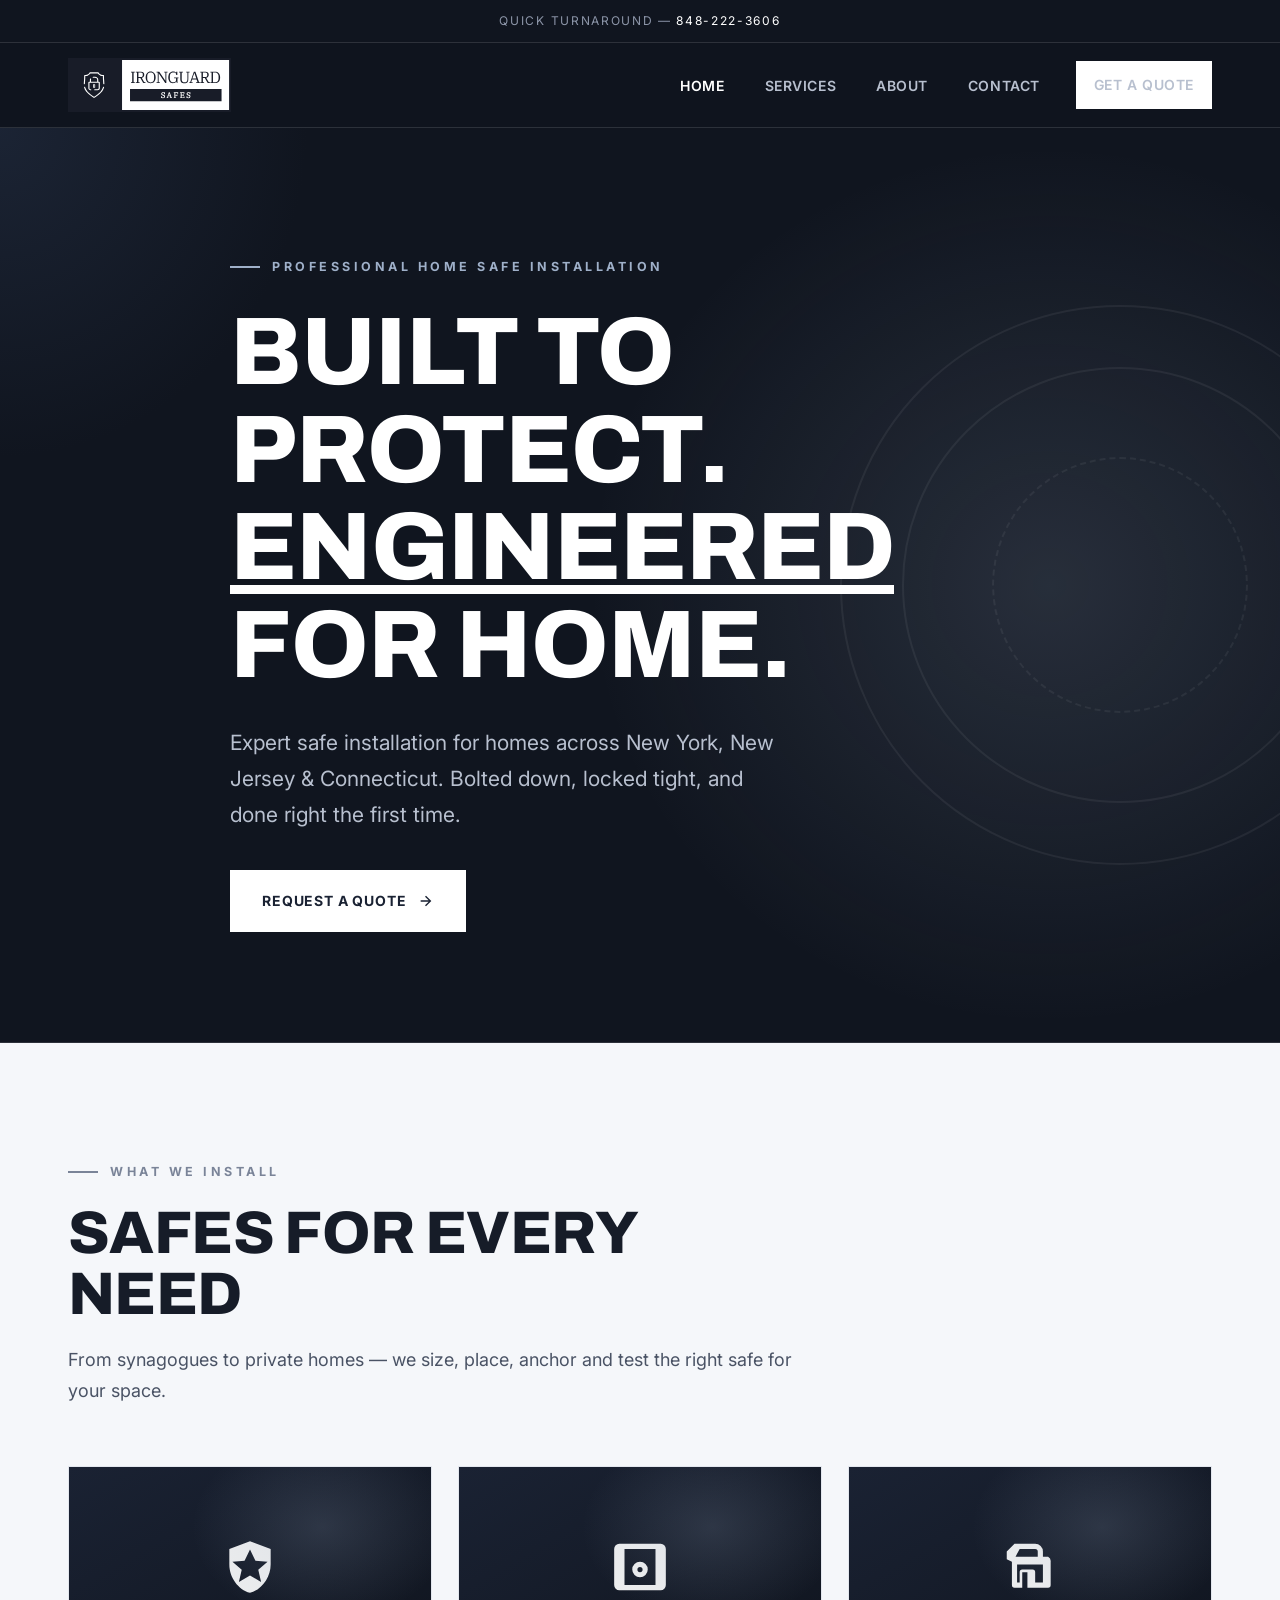
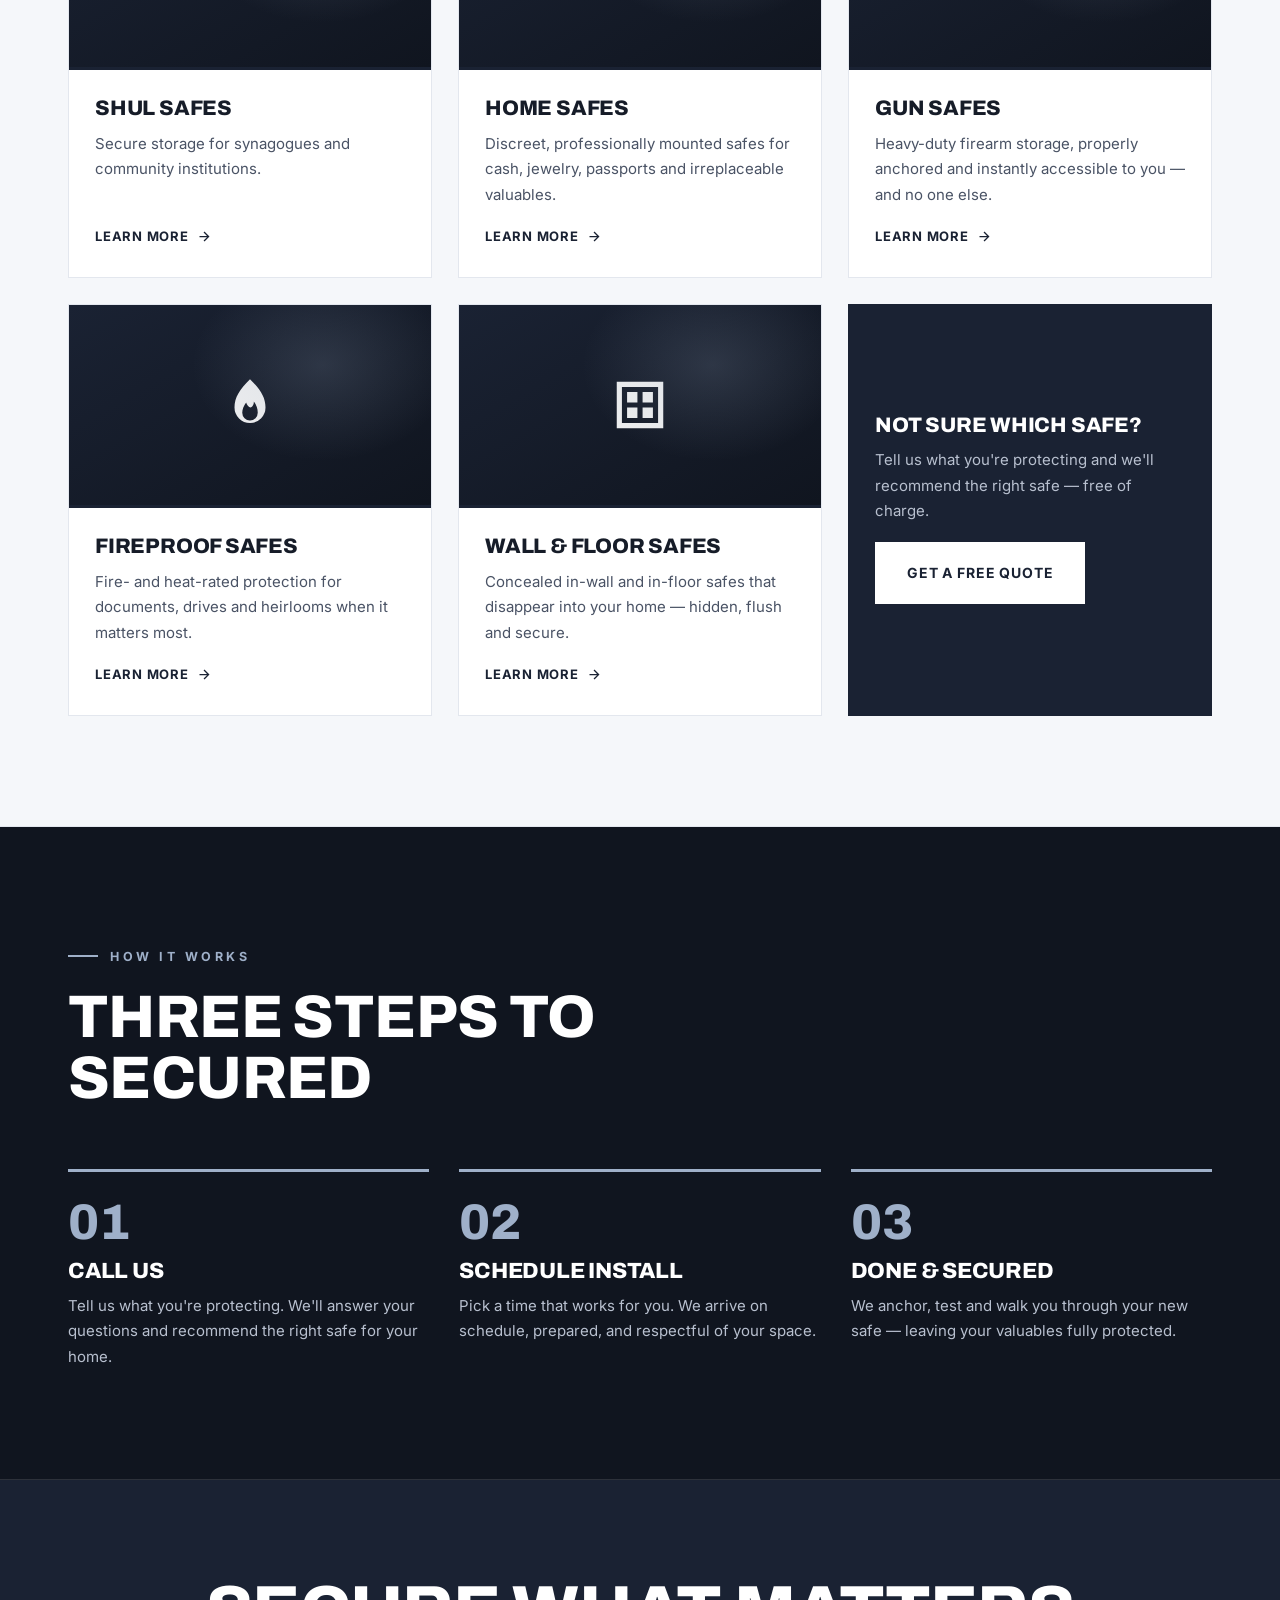
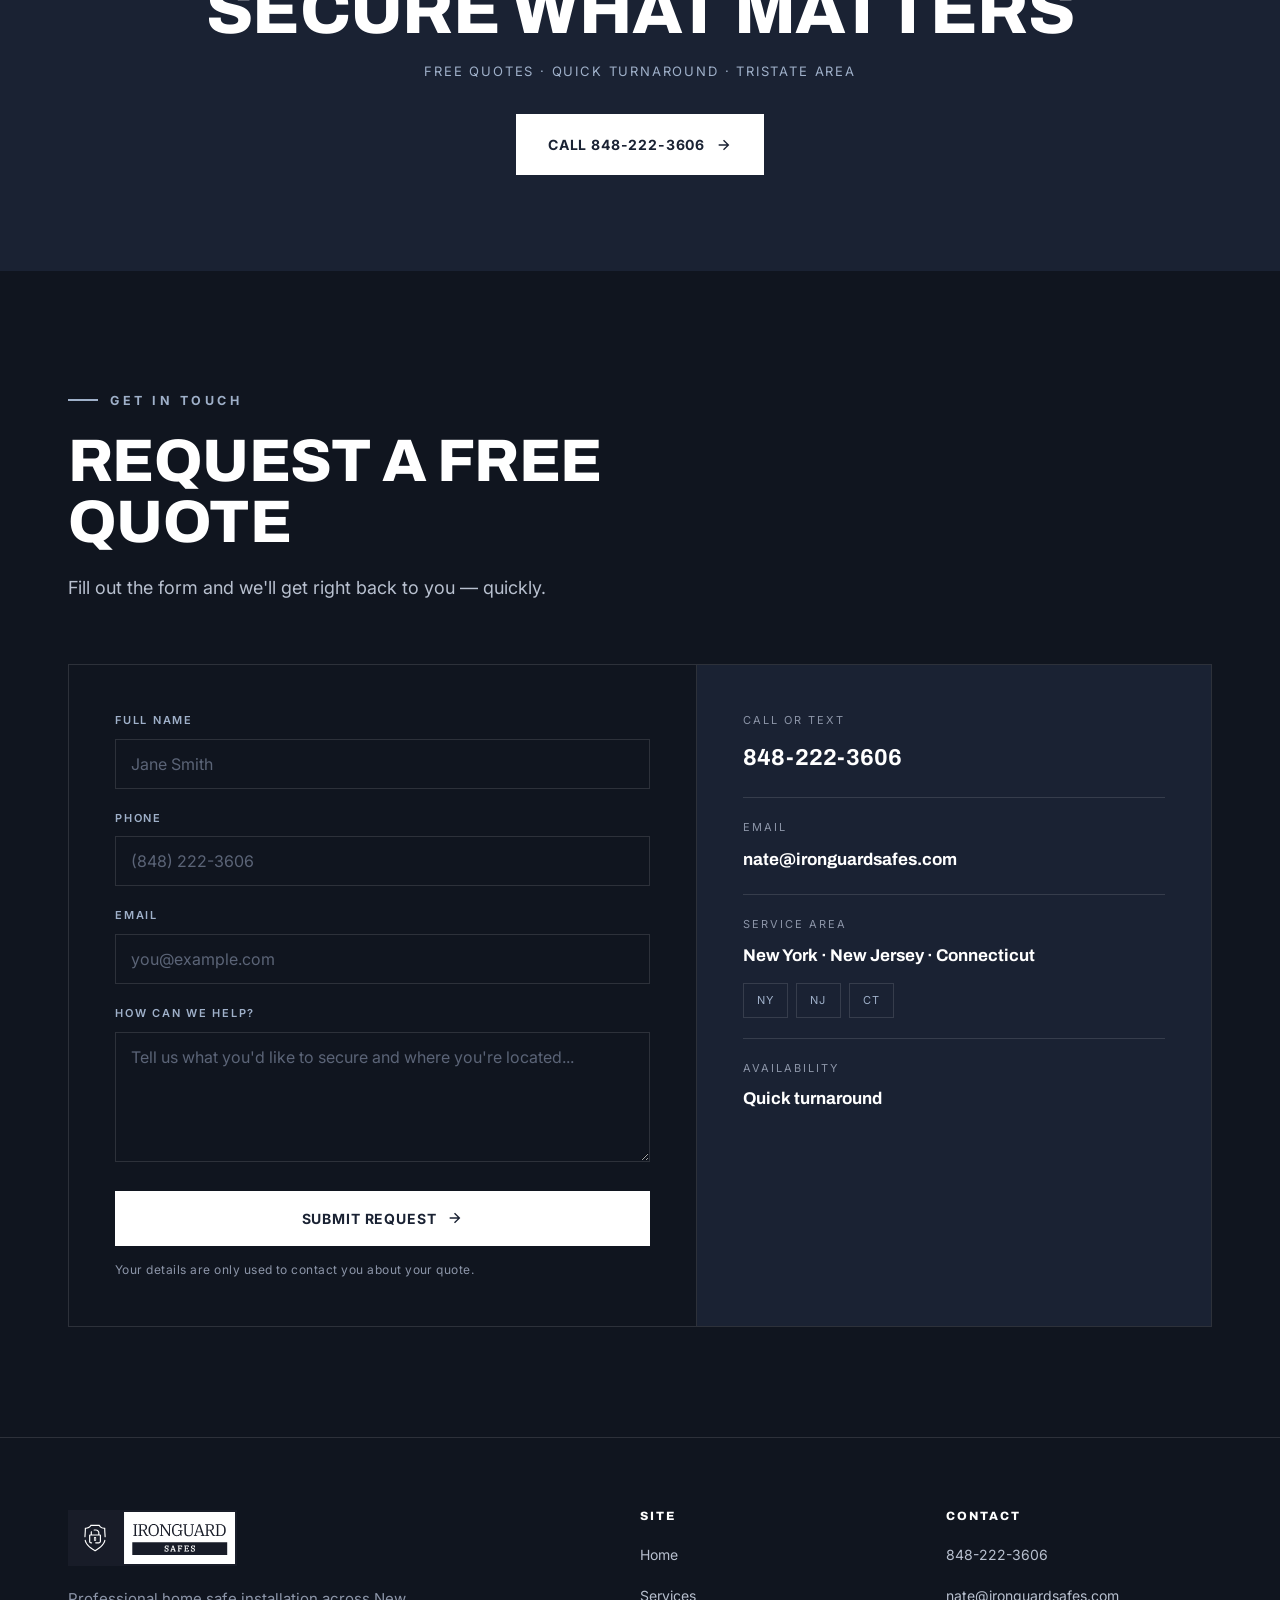
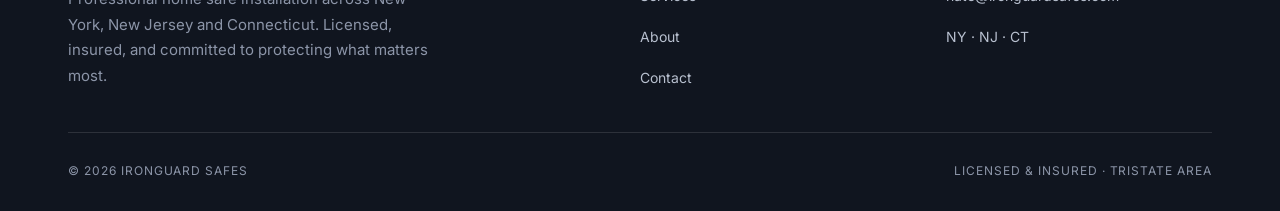
<file: index.html>
<!DOCTYPE html>
<html lang="en">
<head>
  <meta charset="UTF-8" />
  <meta name="viewport" content="width=device-width, initial-scale=1.0" />
  <title>Ironguard Safes — Professional Safe Installation | NY, NJ & CT</title>
  <meta name="description" content="Ironguard Safes — professional home safe installation across New York, New Jersey & Connecticut. Shul, gun, home, fireproof, wall & floor safes. Licensed & insured. Call 848-222-3606." />
  <link rel="icon" type="image/svg+xml" href="assets/images/favicon.svg?v=5" />
  <link rel="preconnect" href="https://fonts.googleapis.com" />
  <link rel="preconnect" href="https://fonts.gstatic.com" crossorigin />
  <link href="https://fonts.googleapis.com/css2?family=Archivo:wght@500;600;700;800&family=Inter:wght@400;500;600;700&display=swap" rel="stylesheet" />
  <link rel="stylesheet" href="assets/css/style.css?v=5" />
</head>
<body>

  <!-- TOP BAR -->
  <div class="topbar">
    <div class="wrap topbar__in">
      <span>Quick Turnaround — <a href="tel:8482223606">848-222-3606</a></span>
    </div>
  </div>

  <!-- NAV -->
  <header class="nav" id="top">
    <div class="wrap nav__in">
      <a href="index.html" class="nav__logo" aria-label="Ironguard Safes home"><img src="assets/images/logo.svg?v=5" alt="Ironguard Safes" /></a>
      <nav>
        <ul class="nav__menu" id="navMenu">
          <li><a href="index.html" class="active">Home</a></li>
          <li><a href="services.html">Services</a></li>
          <li><a href="about.html">About</a></li>
          <li><a href="contact.html">Contact</a></li>
          <li class="nav__cta"><a href="contact.html#contact" class="btn btn--white">Get a Quote</a></li>
        </ul>
      </nav>
      <button class="nav__toggle" id="navToggle" aria-label="Toggle menu" aria-expanded="false" aria-controls="navMenu"><span></span><span></span><span></span></button>
    </div>
  </header>

  <!-- HERO -->
  <section class="hero">
    <div class="hero__dial" aria-hidden="true"></div>
    <div class="wrap hero__in">
      <span class="eyebrow">Professional Home Safe Installation</span>
      <h1>Built To Protect.<br><span class="acc">Engineered</span> For Home.</h1>
      <p>Expert safe installation for homes across New York, New Jersey &amp; Connecticut. Bolted down, locked tight, and done right the first time.</p>
      <div class="hero__cta">
        <a href="contact.html#contact" class="btn btn--white">Request a Quote <svg viewBox="0 0 24 24"><path fill="currentColor" d="M4 11v2h12l-5.5 5.5L12 20l8-8-8-8-1.5 1.5L16 11z"/></svg></a>
      </div>
    </div>
  </section>

  <!-- SERVICES -->
  <section class="sec sec--light" id="services">
    <div class="wrap">
      <div class="sec__head">
        <span class="eyebrow">What We Install</span>
        <h2>Safes For Every Need</h2>
        <p>From synagogues to private homes — we size, place, anchor and test the right safe for your space.</p>
      </div>
      <div class="cards">
        <article class="card reveal">
          <div class="card__media"><svg viewBox="0 0 24 24"><path d="M12 2 4 5v6c0 5 3.4 9.7 8 11 4.6-1.3 8-6 8-11V5l-8-3zm0 3.2 2.1 4.4 4.7.4-3.6 3.1 1.1 4.7L12 15.3 7.7 17.8l1.1-4.7-3.6-3.1 4.7-.4L12 5.2z"/></svg></div>
          <div class="card__bar"></div>
          <div class="card__body"><h3>Shul Safes</h3><p>Secure storage for synagogues and community institutions.</p><a class="card__more" href="services.html#shul">Learn more <svg viewBox="0 0 24 24"><path d="M4 11v2h12l-5.5 5.5L12 20l8-8-8-8-1.5 1.5L16 11z"/></svg></a></div>
        </article>
        <article class="card reveal">
          <div class="card__media"><svg viewBox="0 0 24 24"><path d="M4 3a2 2 0 0 0-2 2v14a2 2 0 0 0 2 2h16a2 2 0 0 0 2-2V5a2 2 0 0 0-2-2H4zm14 16H6V5h12v14zm-6-3a3 3 0 1 0 0-6 3 3 0 0 0 0 6zm0-2a1 1 0 1 1 0-2 1 1 0 0 1 0 2z"/></svg></div>
          <div class="card__bar"></div>
          <div class="card__body"><h3>Home Safes</h3><p>Discreet, professionally mounted safes for cash, jewelry, passports and irreplaceable valuables.</p><a class="card__more" href="services.html#home">Learn more <svg viewBox="0 0 24 24"><path d="M4 11v2h12l-5.5 5.5L12 20l8-8-8-8-1.5 1.5L16 11z"/></svg></a></div>
        </article>
        <article class="card reveal">
          <div class="card__media"><svg viewBox="0 0 24 24"><path d="M20 8h-3V6a3 3 0 0 0-3-3H6L3 6v3l2 1v9a1 1 0 0 0 1 1h3v-6h2v6h8a1 1 0 0 0 1-1v-9a2 2 0 0 0-1-2zM8 5h6a1 1 0 0 1 1 1v2H6.4L8 5zm9 13h-3v-4a1 1 0 0 0-1-1H9a1 1 0 0 0-1 1v4H7v-7h10v7z"/></svg></div>
          <div class="card__bar"></div>
          <div class="card__body"><h3>Gun Safes</h3><p>Heavy-duty firearm storage, properly anchored and instantly accessible to you — and no one else.</p><a class="card__more" href="services.html#gun">Learn more <svg viewBox="0 0 24 24"><path d="M4 11v2h12l-5.5 5.5L12 20l8-8-8-8-1.5 1.5L16 11z"/></svg></a></div>
        </article>
        <article class="card reveal">
          <div class="card__media"><svg viewBox="0 0 24 24"><path d="M12 2C8 6 6 9 6 13a6 6 0 0 0 12 0c0-4-2-7-6-11zm0 16a3 3 0 0 1-3-3c0-1.4.6-2.7 1.5-4 .3 1 .9 1.7 1.8 2 .9-.5 1.2-1.4 1.2-2.4 1 1.4 1.5 2.8 1.5 4.4a3 3 0 0 1-3 3z"/></svg></div>
          <div class="card__bar"></div>
          <div class="card__body"><h3>Fireproof Safes</h3><p>Fire- and heat-rated protection for documents, drives and heirlooms when it matters most.</p><a class="card__more" href="services.html#fireproof">Learn more <svg viewBox="0 0 24 24"><path d="M4 11v2h12l-5.5 5.5L12 20l8-8-8-8-1.5 1.5L16 11z"/></svg></a></div>
        </article>
        <article class="card reveal">
          <div class="card__media"><svg viewBox="0 0 24 24"><path d="M3 3v18h18V3H3zm16 16H5V5h14v14zM7 7h4v4H7V7zm6 0h4v4h-4V7zm-6 6h4v4H7v-4zm6 0h4v4h-4v-4z"/></svg></div>
          <div class="card__bar"></div>
          <div class="card__body"><h3>Wall &amp; Floor Safes</h3><p>Concealed in-wall and in-floor safes that disappear into your home — hidden, flush and secure.</p><a class="card__more" href="services.html#wall">Learn more <svg viewBox="0 0 24 24"><path d="M4 11v2h12l-5.5 5.5L12 20l8-8-8-8-1.5 1.5L16 11z"/></svg></a></div>
        </article>
        <article class="card reveal" style="background:var(--navy);border-color:transparent;">
          <div class="card__body" style="justify-content:center;">
            <h3 style="color:#fff;">Not Sure Which Safe?</h3>
            <p style="color:var(--body-d);">Tell us what you're protecting and we'll recommend the right safe — free of charge.</p>
            <a href="contact.html#contact" class="btn btn--white" style="align-self:flex-start;">Get a Free Quote</a>
          </div>
        </article>
      </div>
    </div>
  </section>


  <!-- PROCESS -->
  <section class="sec">
    <div class="wrap">
      <div class="sec__head">
        <span class="eyebrow">How It Works</span>
        <h2>Three Steps To Secured</h2>
      </div>
      <div class="steps reveal">
        <div class="step"><b>01</b><h3>Call Us</h3><p>Tell us what you're protecting. We'll answer your questions and recommend the right safe for your home.</p></div>
        <div class="step"><b>02</b><h3>Schedule Install</h3><p>Pick a time that works for you. We arrive on schedule, prepared, and respectful of your space.</p></div>
        <div class="step"><b>03</b><h3>Done &amp; Secured</h3><p>We anchor, test and walk you through your new safe — leaving your valuables fully protected.</p></div>
      </div>
    </div>
  </section>

  <!-- CTA -->
  <section class="cta">
    <div class="wrap">
      <h2>Secure What Matters</h2>
      <p>Free Quotes · Quick Turnaround · Tristate Area</p>
      <a href="tel:8482223606" class="btn btn--white">Call 848-222-3606 <svg viewBox="0 0 24 24"><path fill="currentColor" d="M4 11v2h12l-5.5 5.5L12 20l8-8-8-8-1.5 1.5L16 11z"/></svg></a>
    </div>
  </section>

  <!-- CONTACT -->
  <section class="sec" id="contact">
    <div class="wrap">
      <div class="sec__head">
        <span class="eyebrow">Get In Touch</span>
        <h2>Request A Free Quote</h2>
        <p>Fill out the form and we'll get right back to you — quickly.</p>
      </div>
      <div class="contact reveal">
        <form class="contact__form" id="contactForm" novalidate>
          <div class="form-msg form-ok">Received. We'll be in touch shortly.</div>
          <div class="form-msg form-err"></div>
          <div class="hp" aria-hidden="true"><label for="company">Company</label><input type="text" id="company" name="company" tabindex="-1" autocomplete="off" /></div>
          <div class="field"><label for="name">Full Name</label><input type="text" id="name" name="name" placeholder="Jane Smith" required /></div>
          <div class="field"><label for="phone">Phone</label><input type="tel" id="phone" name="phone" placeholder="(848) 222-3606" required /></div>
          <div class="field"><label for="email">Email</label><input type="email" id="email" name="email" placeholder="you@example.com" required /></div>
          <div class="field"><label for="message">How Can We Help?</label><textarea id="message" name="message" placeholder="Tell us what you'd like to secure and where you're located..." required></textarea></div>
          <button type="submit" class="btn btn--white">Submit Request <svg viewBox="0 0 24 24"><path fill="currentColor" d="M4 11v2h12l-5.5 5.5L12 20l8-8-8-8-1.5 1.5L16 11z"/></svg></button>
          <p class="form-note">Your details are only used to contact you about your quote.</p>
        </form>
        <aside class="contact__aside">
          <div class="ci"><div class="k">Call or Text</div><a class="v" href="tel:8482223606">848-222-3606</a></div>
          <div class="ci"><div class="k">Email</div><a class="v v--sm" href="mailto:nate@ironguardsafes.com">nate@ironguardsafes.com</a></div>
          <div class="ci"><div class="k">Service Area</div><div class="v v--sm">New York · New Jersey · Connecticut</div><div class="tags"><span>NY</span><span>NJ</span><span>CT</span></div></div>
          <div class="ci"><div class="k">Availability</div><div class="v v--sm">Quick turnaround</div></div>
        </aside>
      </div>
    </div>
  </section>

  <!-- FOOTER -->
  <footer class="footer">
    <div class="wrap">
      <div class="footer__grid">
        <div>
          <div class="footer__logo"><img src="assets/images/logo.svg?v=5" alt="Ironguard Safes" /></div>
          <p class="footer__about">Professional home safe installation across New York, New Jersey and Connecticut. Licensed, insured, and committed to protecting what matters most.</p>
        </div>
        <div>
          <h4>Site</h4>
          <ul>
            <li><a href="index.html">Home</a></li>
            <li><a href="services.html">Services</a></li>
            <li><a href="about.html">About</a></li>
            <li><a href="contact.html">Contact</a></li>
          </ul>
        </div>
        <div>
          <h4>Contact</h4>
          <ul>
            <li><a href="tel:8482223606">848-222-3606</a></li>
            <li><a href="mailto:nate@ironguardsafes.com">nate@ironguardsafes.com</a></li>
            <li><a href="contact.html">NY · NJ · CT</a></li>
          </ul>
        </div>
      </div>
      <div class="footer__bottom">
        <span>&copy; <span id="year">2026</span> Ironguard Safes</span>
        <span>Licensed &amp; Insured · Tristate Area</span>
      </div>
    </div>
  </footer>

  <script src="assets/js/main.js?v=5"></script>
</body>
</html>
</file>
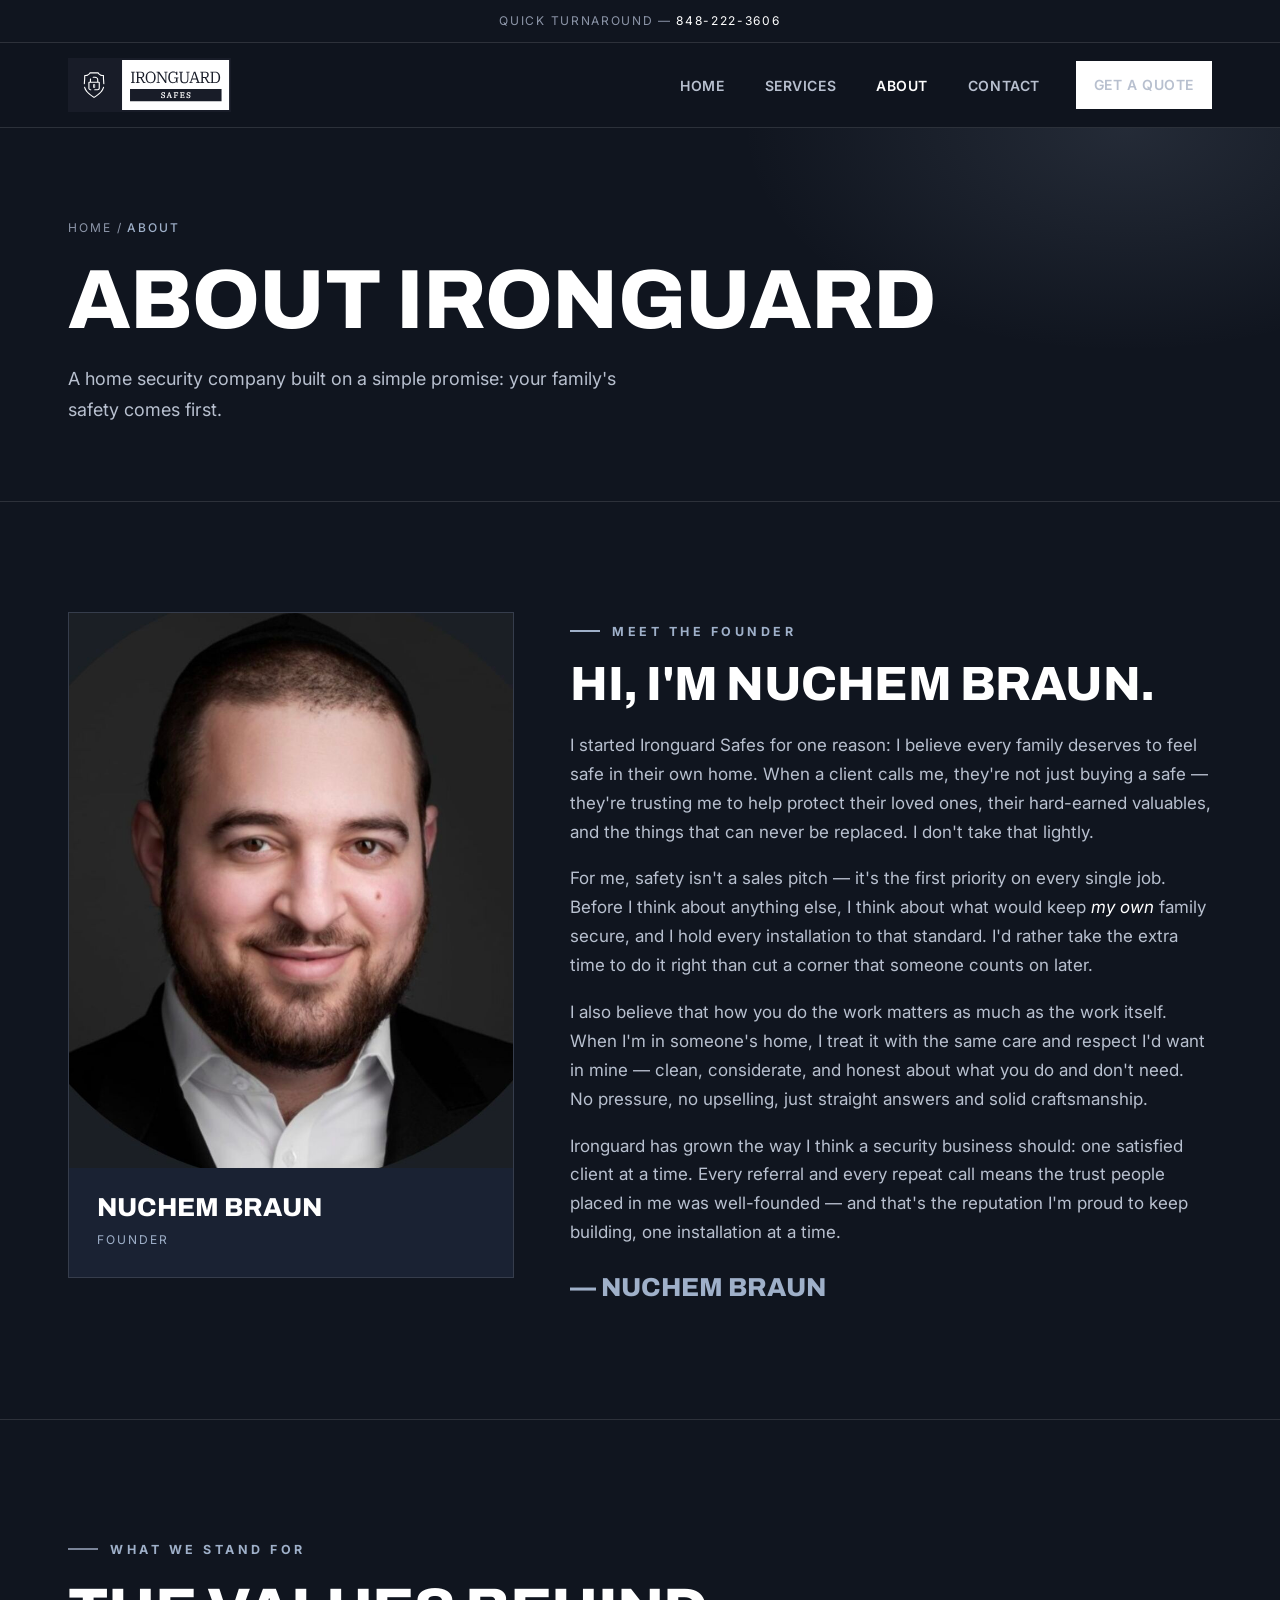
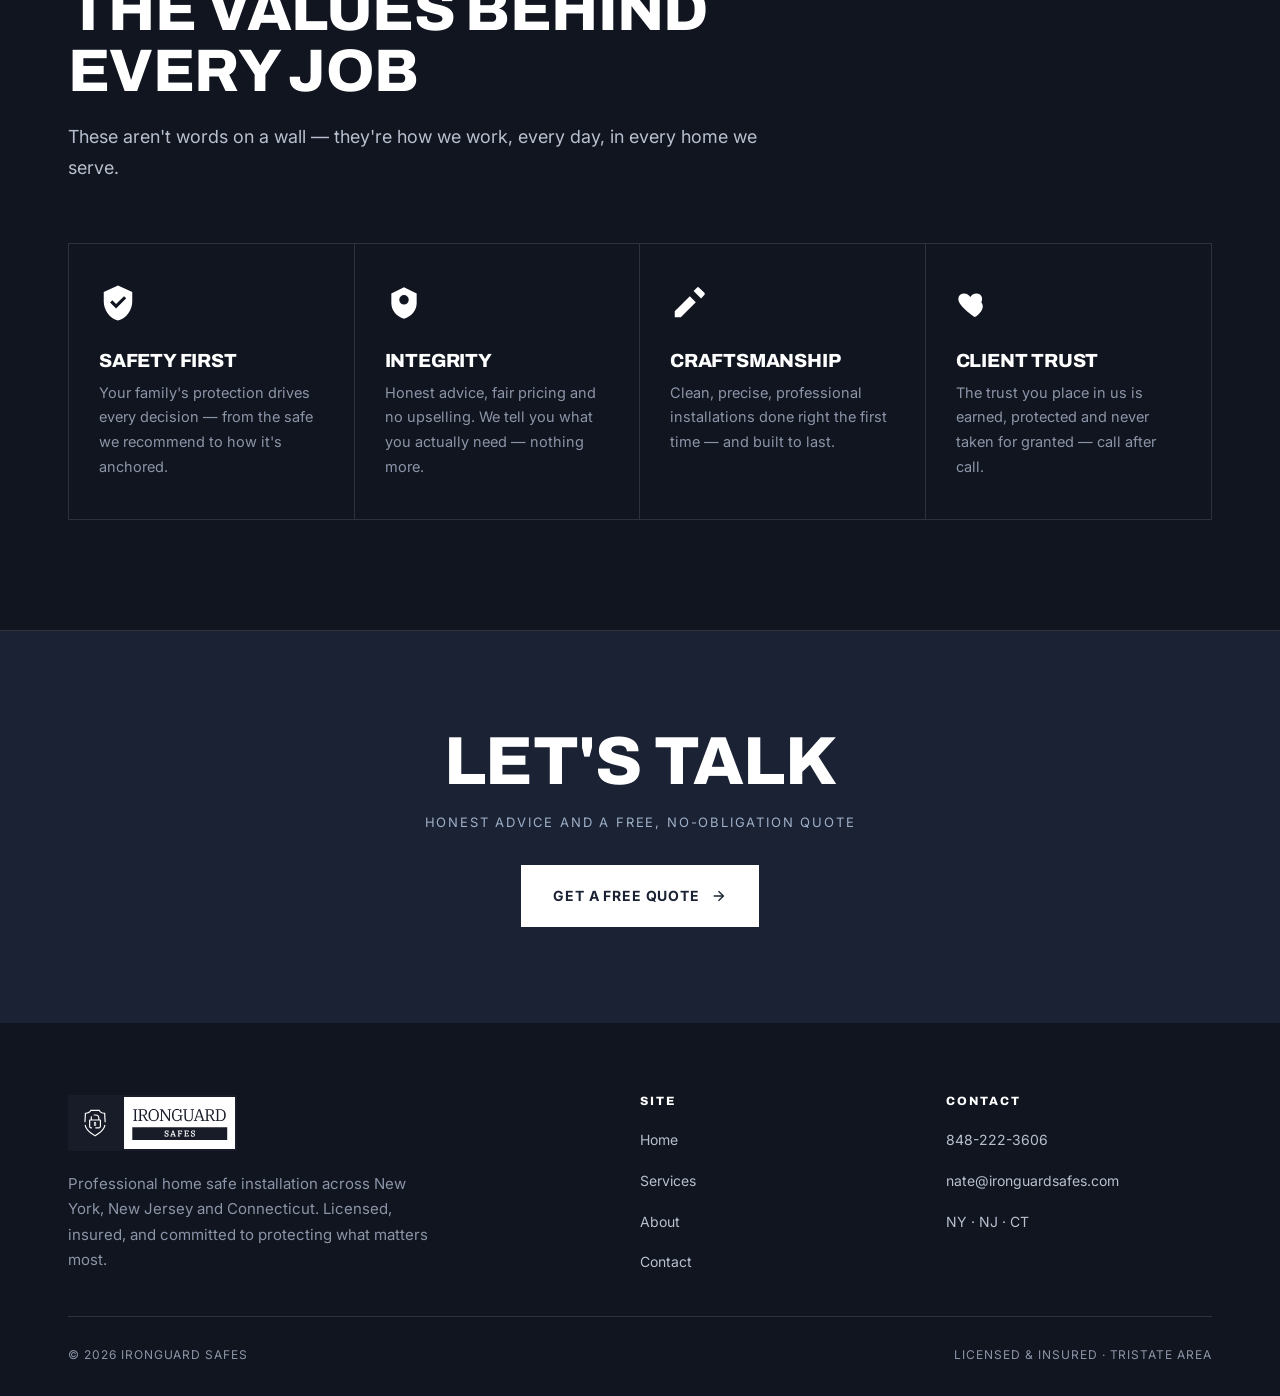
<file: about.html>
<!DOCTYPE html>
<html lang="en">
<head>
  <meta charset="UTF-8" />
  <meta name="viewport" content="width=device-width, initial-scale=1.0" />
  <title>About — Ironguard Safes | Founded by Nuchem Braun</title>
  <meta name="description" content="Meet Nuchem Braun, founder of Ironguard Safes. Built on safety, integrity, craftsmanship and client trust — protecting tristate-area homes one installation at a time." />
  <link rel="icon" type="image/svg+xml" href="assets/images/favicon.svg?v=5" />
  <link rel="preconnect" href="https://fonts.googleapis.com" />
  <link rel="preconnect" href="https://fonts.gstatic.com" crossorigin />
  <link href="https://fonts.googleapis.com/css2?family=Archivo:wght@500;600;700;800&family=Inter:wght@400;500;600;700&display=swap" rel="stylesheet" />
  <link rel="stylesheet" href="assets/css/style.css?v=5" />
</head>
<body>

  <div class="topbar">
    <div class="wrap topbar__in">
      <span>Quick Turnaround — <a href="tel:8482223606">848-222-3606</a></span>
    </div>
  </div>

  <header class="nav" id="top">
    <div class="wrap nav__in">
      <a href="index.html" class="nav__logo" aria-label="Ironguard Safes home"><img src="assets/images/logo.svg?v=5" alt="Ironguard Safes" /></a>
      <nav>
        <ul class="nav__menu" id="navMenu">
          <li><a href="index.html">Home</a></li>
          <li><a href="services.html">Services</a></li>
          <li><a href="about.html" class="active">About</a></li>
          <li><a href="contact.html">Contact</a></li>
          <li class="nav__cta"><a href="contact.html#contact" class="btn btn--white">Get a Quote</a></li>
        </ul>
      </nav>
      <button class="nav__toggle" id="navToggle" aria-label="Toggle menu" aria-expanded="false" aria-controls="navMenu"><span></span><span></span><span></span></button>
    </div>
  </header>

  <section class="banner">
    <div class="wrap banner__in">
      <div class="crumbs"><a href="index.html">Home</a> / <b>About</b></div>
      <h1>About Ironguard</h1>
      <p>A home security company built on a simple promise: your family's safety comes first.</p>
    </div>
  </section>

  <section class="sec">
    <div class="wrap bio">
      <aside class="bio__card reveal">
        <div class="bio__photo"><img src="assets/images/nuchem-braun.jpg?v=1" alt="Nuchem Braun, founder of Ironguard Safes" onerror="this.style.display='none'" /></div>
        <div class="bio__meta"><div class="nm">Nuchem Braun</div><div class="rl">Founder</div></div>
      </aside>
      <div class="bio__body reveal">
        <span class="eyebrow">Meet The Founder</span>
        <h2 style="margin-top:18px;">Hi, I'm Nuchem Braun.</h2>
        <p>I started Ironguard Safes for one reason: I believe every family deserves to feel safe in their own home. When a client calls me, they're not just buying a safe — they're trusting me to help protect their loved ones, their hard-earned valuables, and the things that can never be replaced. I don't take that lightly.</p>
        <p>For me, safety isn't a sales pitch — it's the first priority on every single job. Before I think about anything else, I think about what would keep <em>my own</em> family secure, and I hold every installation to that standard. I'd rather take the extra time to do it right than cut a corner that someone counts on later.</p>
        <p>I also believe that how you do the work matters as much as the work itself. When I'm in someone's home, I treat it with the same care and respect I'd want in mine — clean, considerate, and honest about what you do and don't need. No pressure, no upselling, just straight answers and solid craftsmanship.</p>
        <p>Ironguard has grown the way I think a security business should: one satisfied client at a time. Every referral and every repeat call means the trust people placed in me was well-founded — and that's the reputation I'm proud to keep building, one installation at a time.</p>
        <div class="bio__sign">— Nuchem Braun</div>
      </div>
    </div>
  </section>

  <section class="sec sec--light" style="background:var(--navy-deep);border-bottom-color:var(--line-d);">
    <div class="wrap">
      <div class="sec__head">
        <span class="eyebrow" style="color:var(--steel);">What We Stand For</span>
        <h2 style="color:#fff;">The Values Behind Every Job</h2>
        <p style="color:var(--body-d);">These aren't words on a wall — they're how we work, every day, in every home we serve.</p>
      </div>
      <div class="feat reveal">
        <div class="feat__c"><svg viewBox="0 0 24 24"><path d="M12 1 3 5v6c0 5.5 3.8 10.7 9 12 5.2-1.3 9-6.5 9-12V5l-9-4zm-1.2 14.5L7 11.7l1.4-1.4 2.4 2.4 5-5L17.2 9l-6.4 6.5z"/></svg><h3>Safety First</h3><p>Your family's protection drives every decision — from the safe we recommend to how it's anchored.</p></div>
        <div class="feat__c"><svg viewBox="0 0 24 24"><path d="M12 2 4 6v6c0 4.5 3.2 8.5 8 10 4.8-1.5 8-5.5 8-10V6l-8-4zm0 5a3 3 0 1 1 0 6 3 3 0 0 1 0-6z"/></svg><h3>Integrity</h3><p>Honest advice, fair pricing and no upselling. We tell you what you actually need — nothing more.</p></div>
        <div class="feat__c"><svg viewBox="0 0 24 24"><path d="M21.7 5.6 18.4 2.3a1 1 0 0 0-1.4 0l-2.1 2.1 4.7 4.7 2.1-2.1a1 1 0 0 0 0-1.4zM3 17.2V21h3.8L16.3 11.5 12.5 7.7 3 17.2z"/></svg><h3>Craftsmanship</h3><p>Clean, precise, professional installations done right the first time — and built to last.</p></div>
        <div class="feat__c"><svg viewBox="0 0 24 24"><path d="M12 21s-7.5-4.6-10-9.4C.7 8.9 2 6 5 6c1.9 0 3.3 1.1 4 2.2C9.7 7.1 11.1 6 13 6c3 0 4.3 2.9 3 5.6C19.5 16.4 12 21 12 21z"/></svg><h3>Client Trust</h3><p>The trust you place in us is earned, protected and never taken for granted — call after call.</p></div>
      </div>
    </div>
  </section>

  <section class="cta">
    <div class="wrap">
      <h2>Let's Talk</h2>
      <p>Honest advice and a free, no-obligation quote</p>
      <a href="contact.html#contact" class="btn btn--white">Get a Free Quote <svg viewBox="0 0 24 24"><path fill="currentColor" d="M4 11v2h12l-5.5 5.5L12 20l8-8-8-8-1.5 1.5L16 11z"/></svg></a>
    </div>
  </section>

  <footer class="footer">
    <div class="wrap">
      <div class="footer__grid">
        <div>
          <div class="footer__logo"><img src="assets/images/logo.svg?v=5" alt="Ironguard Safes" /></div>
          <p class="footer__about">Professional home safe installation across New York, New Jersey and Connecticut. Licensed, insured, and committed to protecting what matters most.</p>
        </div>
        <div>
          <h4>Site</h4>
          <ul><li><a href="index.html">Home</a></li><li><a href="services.html">Services</a></li><li><a href="about.html">About</a></li><li><a href="contact.html">Contact</a></li></ul>
        </div>
        <div>
          <h4>Contact</h4>
          <ul><li><a href="tel:8482223606">848-222-3606</a></li><li><a href="mailto:nate@ironguardsafes.com">nate@ironguardsafes.com</a></li><li><a href="contact.html">NY · NJ · CT</a></li></ul>
        </div>
      </div>
      <div class="footer__bottom">
        <span>&copy; <span id="year">2026</span> Ironguard Safes</span>
        <span>Licensed &amp; Insured · Tristate Area</span>
      </div>
    </div>
  </footer>

  <script src="assets/js/main.js?v=5"></script>
</body>
</html>
</file>
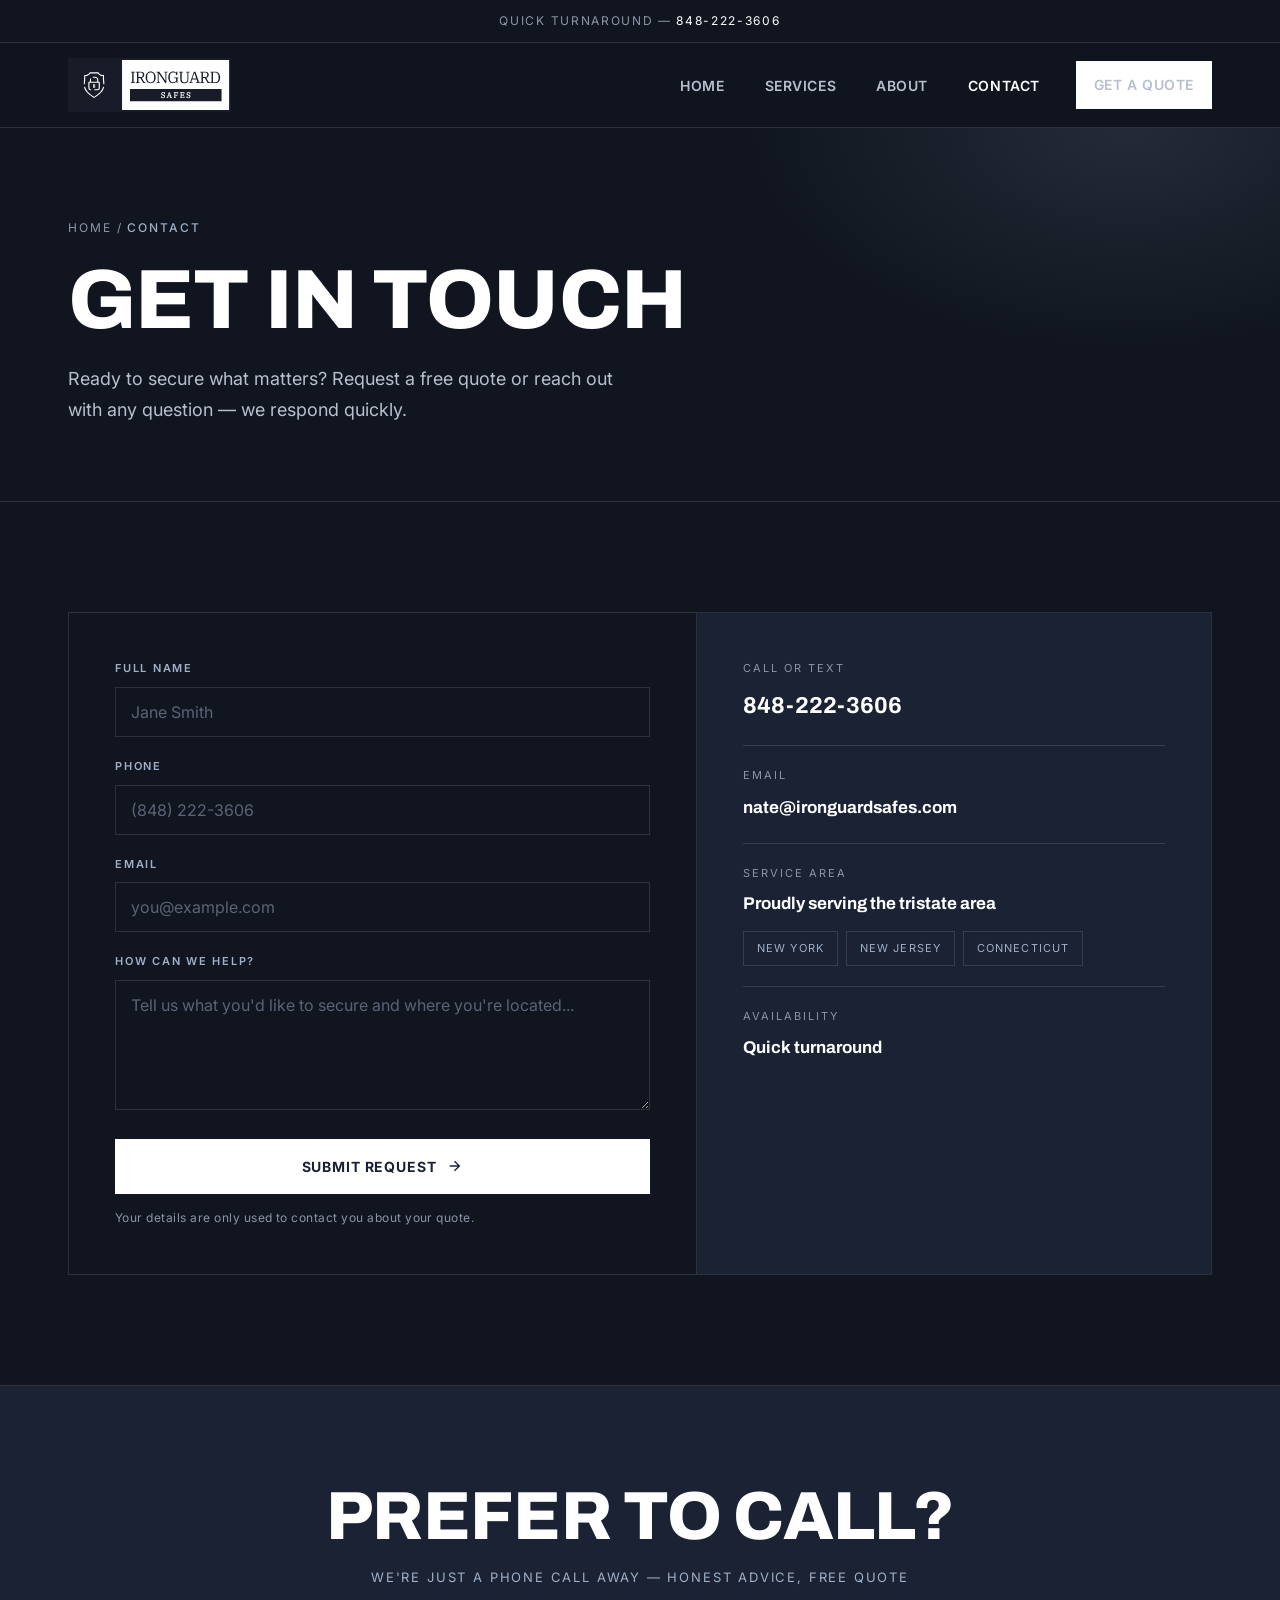
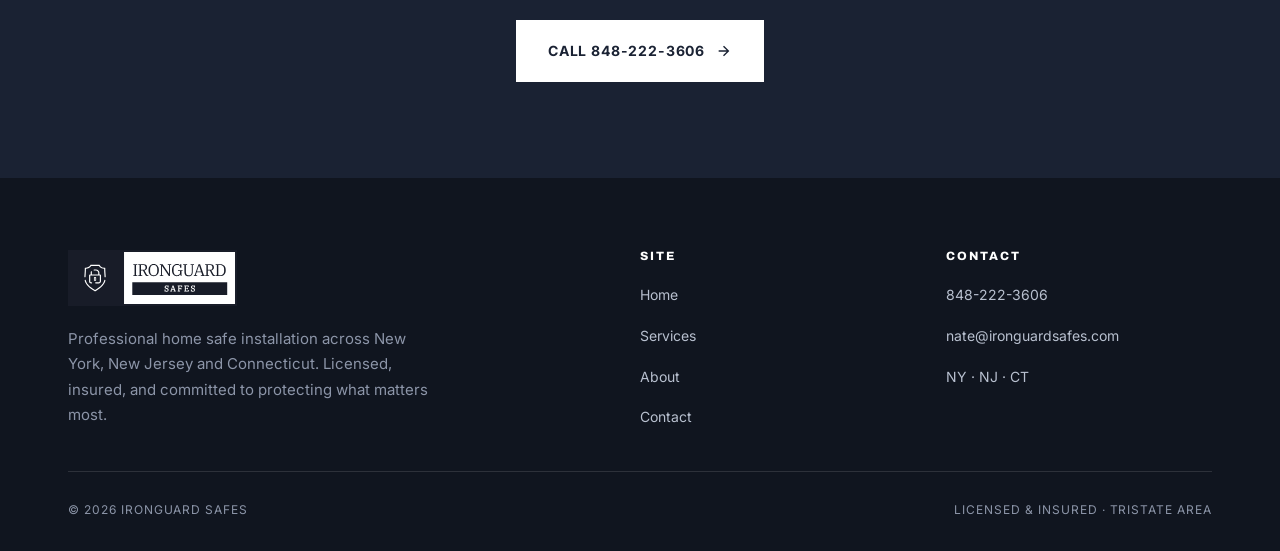
<file: contact.html>
<!DOCTYPE html>
<html lang="en">
<head>
  <meta charset="UTF-8" />
  <meta name="viewport" content="width=device-width, initial-scale=1.0" />
  <title>Contact — Ironguard Safes | Free Quotes | NY, NJ & CT</title>
  <meta name="description" content="Contact Ironguard Safes for professional safe installation in New York, New Jersey & Connecticut. Call 848-222-3606 or email nate@ironguardsafes.com." />
  <link rel="icon" type="image/svg+xml" href="assets/images/favicon.svg?v=5" />
  <link rel="preconnect" href="https://fonts.googleapis.com" />
  <link rel="preconnect" href="https://fonts.gstatic.com" crossorigin />
  <link href="https://fonts.googleapis.com/css2?family=Archivo:wght@500;600;700;800&family=Inter:wght@400;500;600;700&display=swap" rel="stylesheet" />
  <link rel="stylesheet" href="assets/css/style.css?v=5" />
</head>
<body>

  <div class="topbar">
    <div class="wrap topbar__in">
      <span>Quick Turnaround — <a href="tel:8482223606">848-222-3606</a></span>
    </div>
  </div>

  <header class="nav" id="top">
    <div class="wrap nav__in">
      <a href="index.html" class="nav__logo" aria-label="Ironguard Safes home"><img src="assets/images/logo.svg?v=5" alt="Ironguard Safes" /></a>
      <nav>
        <ul class="nav__menu" id="navMenu">
          <li><a href="index.html">Home</a></li>
          <li><a href="services.html">Services</a></li>
          <li><a href="about.html">About</a></li>
          <li><a href="contact.html" class="active">Contact</a></li>
          <li class="nav__cta"><a href="contact.html#contact" class="btn btn--white">Get a Quote</a></li>
        </ul>
      </nav>
      <button class="nav__toggle" id="navToggle" aria-label="Toggle menu" aria-expanded="false" aria-controls="navMenu"><span></span><span></span><span></span></button>
    </div>
  </header>

  <section class="banner">
    <div class="wrap banner__in">
      <div class="crumbs"><a href="index.html">Home</a> / <b>Contact</b></div>
      <h1>Get In Touch</h1>
      <p>Ready to secure what matters? Request a free quote or reach out with any question — we respond quickly.</p>
    </div>
  </section>

  <section class="sec" id="contact">
    <div class="wrap">
      <div class="contact reveal">
        <form class="contact__form" id="contactForm" novalidate>
          <div class="form-msg form-ok">Received. We'll be in touch shortly.</div>
          <div class="form-msg form-err"></div>
          <div class="hp" aria-hidden="true"><label for="company">Company</label><input type="text" id="company" name="company" tabindex="-1" autocomplete="off" /></div>
          <div class="field"><label for="name">Full Name</label><input type="text" id="name" name="name" placeholder="Jane Smith" required /></div>
          <div class="field"><label for="phone">Phone</label><input type="tel" id="phone" name="phone" placeholder="(848) 222-3606" required /></div>
          <div class="field"><label for="email">Email</label><input type="email" id="email" name="email" placeholder="you@example.com" required /></div>
          <div class="field"><label for="message">How Can We Help?</label><textarea id="message" name="message" placeholder="Tell us what you'd like to secure and where you're located..." required></textarea></div>
          <button type="submit" class="btn btn--white">Submit Request <svg viewBox="0 0 24 24"><path fill="currentColor" d="M4 11v2h12l-5.5 5.5L12 20l8-8-8-8-1.5 1.5L16 11z"/></svg></button>
          <p class="form-note">Your details are only used to contact you about your quote.</p>
        </form>
        <aside class="contact__aside">
          <div class="ci"><div class="k">Call or Text</div><a class="v" href="tel:8482223606">848-222-3606</a></div>
          <div class="ci"><div class="k">Email</div><a class="v v--sm" href="mailto:nate@ironguardsafes.com">nate@ironguardsafes.com</a></div>
          <div class="ci"><div class="k">Service Area</div><div class="v v--sm">Proudly serving the tristate area</div><div class="tags"><span>New York</span><span>New Jersey</span><span>Connecticut</span></div></div>
          <div class="ci"><div class="k">Availability</div><div class="v v--sm">Quick turnaround</div></div>
        </aside>
      </div>
    </div>
  </section>

  <section class="cta">
    <div class="wrap">
      <h2>Prefer To Call?</h2>
      <p>We're just a phone call away — honest advice, free quote</p>
      <a href="tel:8482223606" class="btn btn--white">Call 848-222-3606 <svg viewBox="0 0 24 24"><path fill="currentColor" d="M4 11v2h12l-5.5 5.5L12 20l8-8-8-8-1.5 1.5L16 11z"/></svg></a>
    </div>
  </section>

  <footer class="footer">
    <div class="wrap">
      <div class="footer__grid">
        <div>
          <div class="footer__logo"><img src="assets/images/logo.svg?v=5" alt="Ironguard Safes" /></div>
          <p class="footer__about">Professional home safe installation across New York, New Jersey and Connecticut. Licensed, insured, and committed to protecting what matters most.</p>
        </div>
        <div>
          <h4>Site</h4>
          <ul><li><a href="index.html">Home</a></li><li><a href="services.html">Services</a></li><li><a href="about.html">About</a></li><li><a href="contact.html">Contact</a></li></ul>
        </div>
        <div>
          <h4>Contact</h4>
          <ul><li><a href="tel:8482223606">848-222-3606</a></li><li><a href="mailto:nate@ironguardsafes.com">nate@ironguardsafes.com</a></li><li><a href="contact.html">NY · NJ · CT</a></li></ul>
        </div>
      </div>
      <div class="footer__bottom">
        <span>&copy; <span id="year">2026</span> Ironguard Safes</span>
        <span>Licensed &amp; Insured · Tristate Area</span>
      </div>
    </div>
  </footer>

  <script src="assets/js/main.js?v=5"></script>
</body>
</html>
</file>
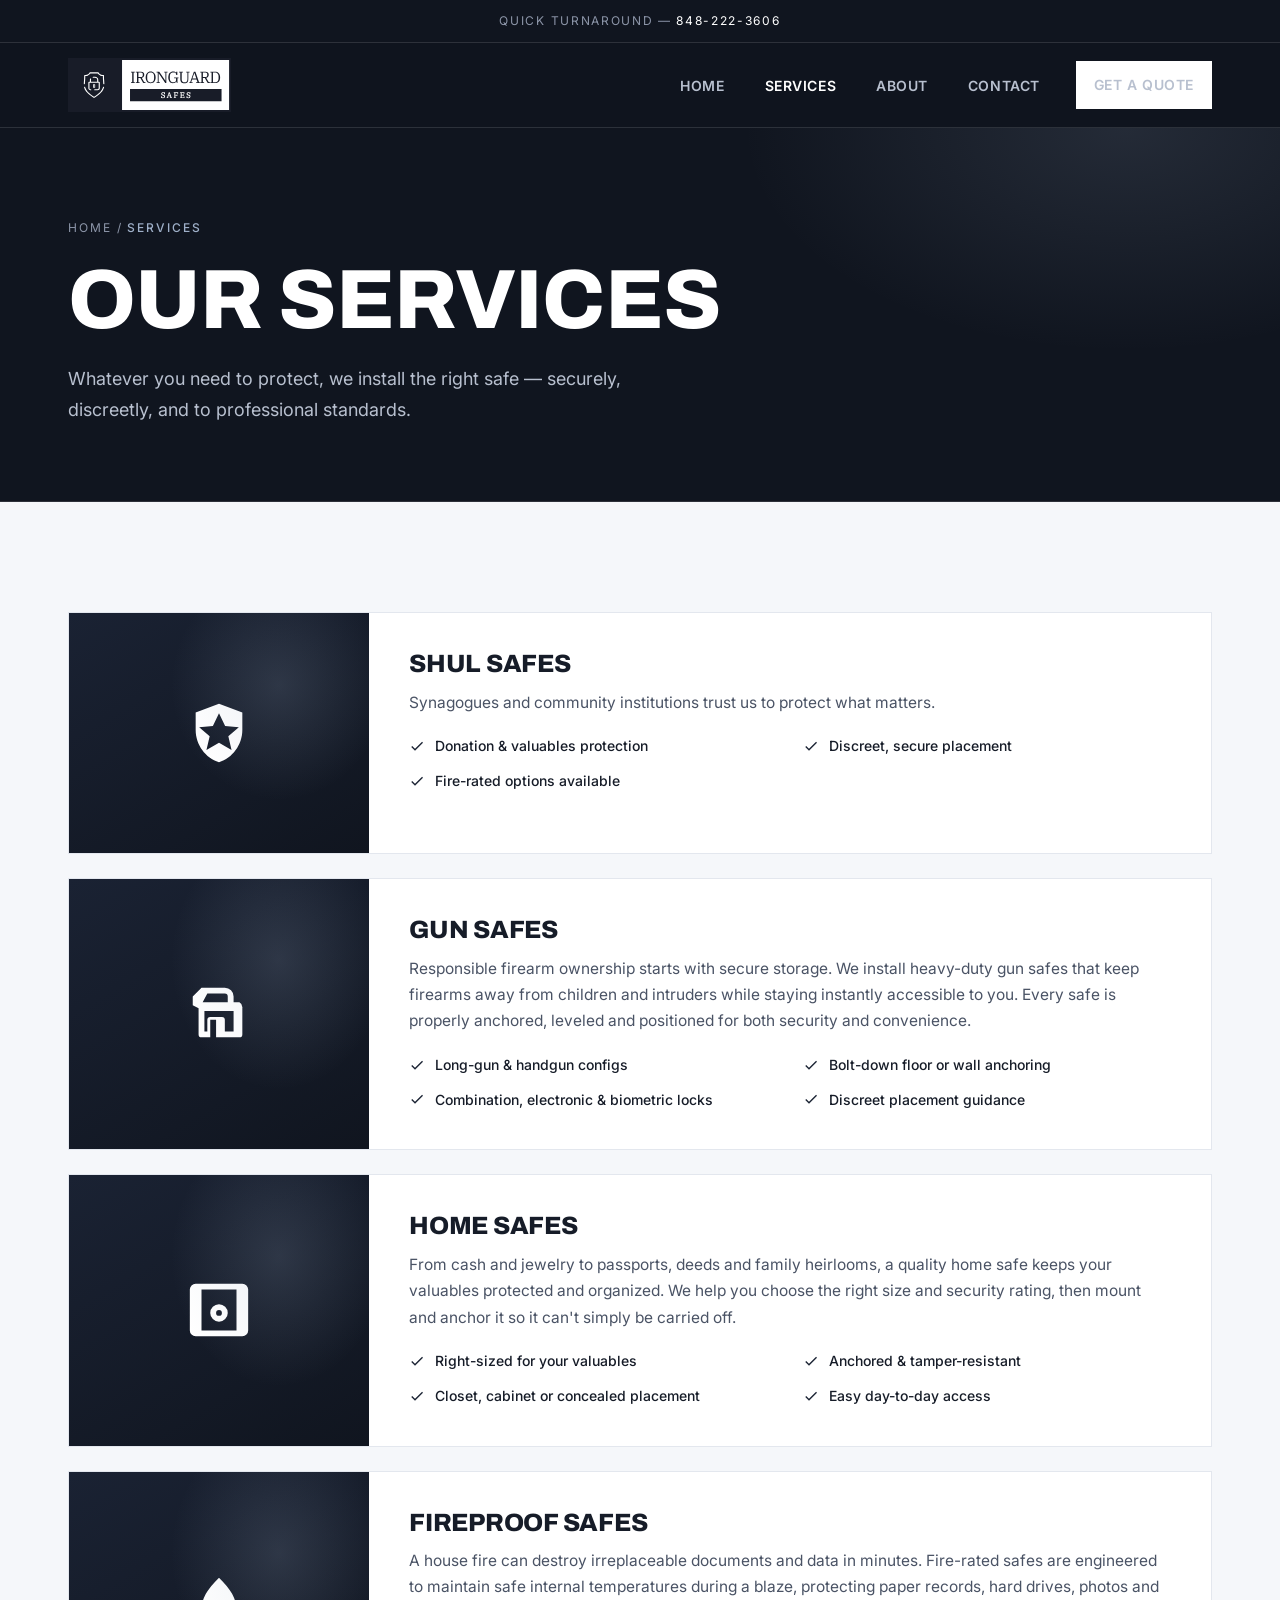
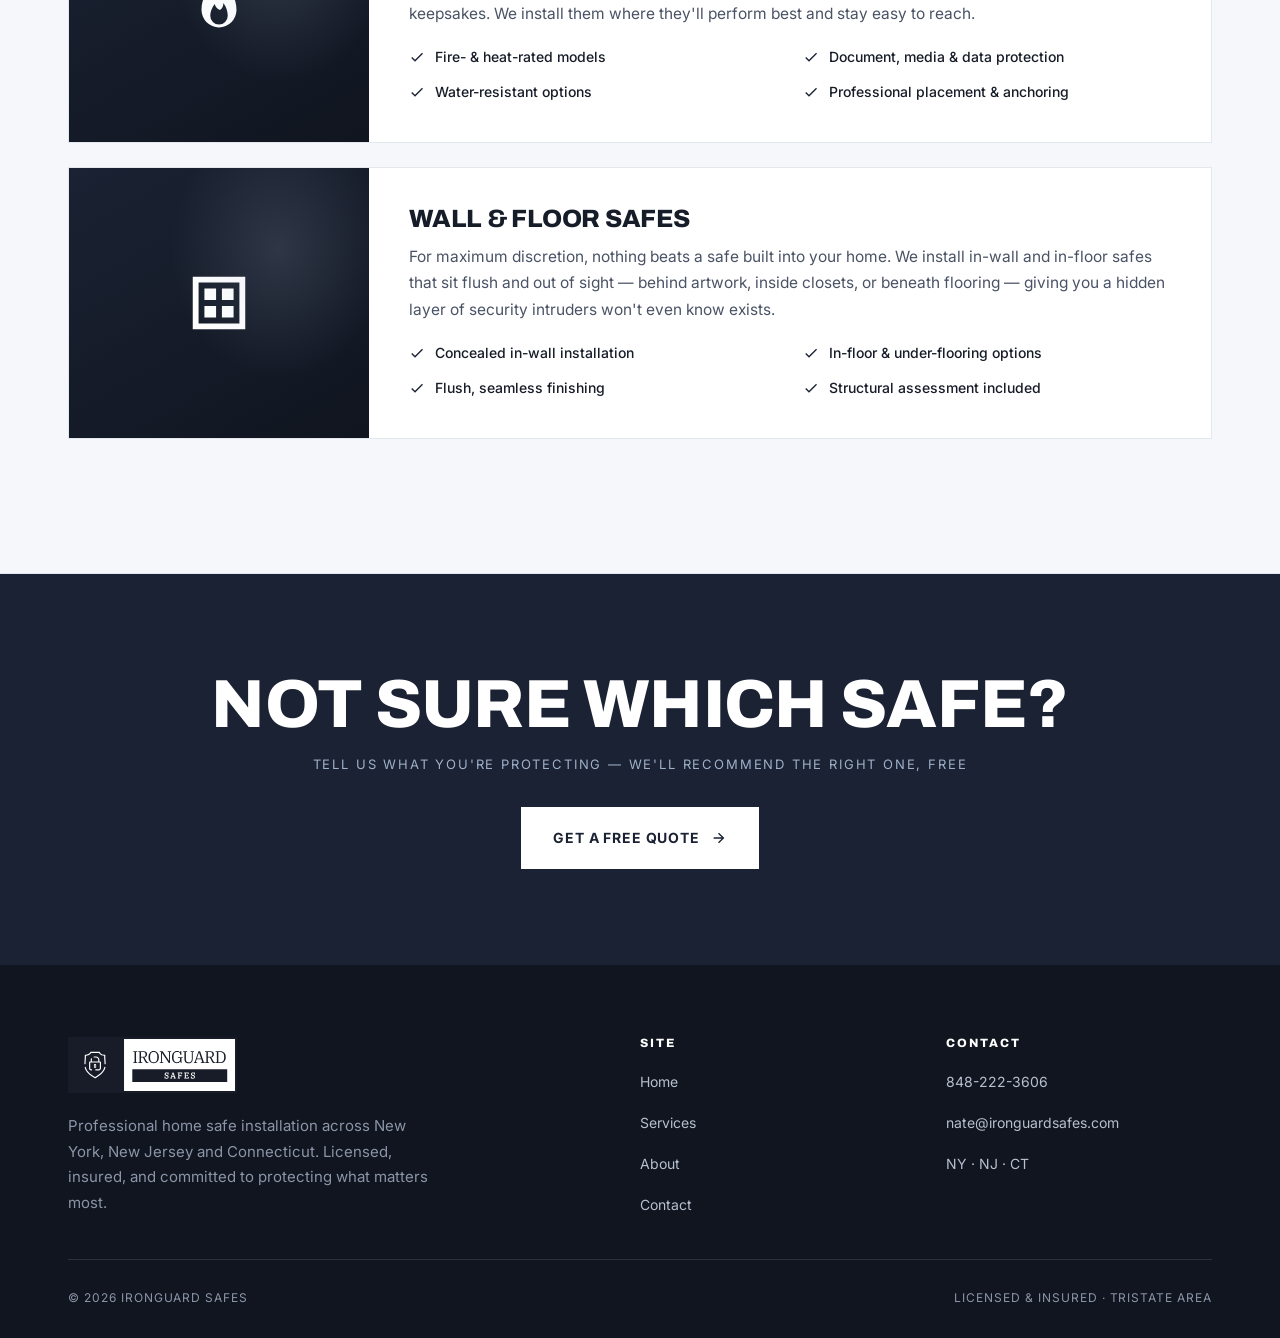
<file: services.html>
<!DOCTYPE html>
<html lang="en">
<head>
  <meta charset="UTF-8" />
  <meta name="viewport" content="width=device-width, initial-scale=1.0" />
  <title>Services — Ironguard Safes | Safe Installation NY, NJ & CT</title>
  <meta name="description" content="Ironguard Safes installs shul safes, home safes, gun safes, fireproof safes and wall & floor safes across New York, New Jersey and Connecticut." />
  <link rel="icon" type="image/svg+xml" href="assets/images/favicon.svg?v=5" />
  <link rel="preconnect" href="https://fonts.googleapis.com" />
  <link rel="preconnect" href="https://fonts.gstatic.com" crossorigin />
  <link href="https://fonts.googleapis.com/css2?family=Archivo:wght@500;600;700;800&family=Inter:wght@400;500;600;700&display=swap" rel="stylesheet" />
  <link rel="stylesheet" href="assets/css/style.css?v=5" />
</head>
<body>

  <div class="topbar">
    <div class="wrap topbar__in">
      <span>Quick Turnaround — <a href="tel:8482223606">848-222-3606</a></span>
    </div>
  </div>

  <header class="nav" id="top">
    <div class="wrap nav__in">
      <a href="index.html" class="nav__logo" aria-label="Ironguard Safes home"><img src="assets/images/logo.svg?v=5" alt="Ironguard Safes" /></a>
      <nav>
        <ul class="nav__menu" id="navMenu">
          <li><a href="index.html">Home</a></li>
          <li><a href="services.html" class="active">Services</a></li>
          <li><a href="about.html">About</a></li>
          <li><a href="contact.html">Contact</a></li>
          <li class="nav__cta"><a href="contact.html#contact" class="btn btn--white">Get a Quote</a></li>
        </ul>
      </nav>
      <button class="nav__toggle" id="navToggle" aria-label="Toggle menu" aria-expanded="false" aria-controls="navMenu"><span></span><span></span><span></span></button>
    </div>
  </header>

  <section class="banner">
    <div class="wrap banner__in">
      <div class="crumbs"><a href="index.html">Home</a> / <b>Services</b></div>
      <h1>Our Services</h1>
      <p>Whatever you need to protect, we install the right safe — securely, discreetly, and to professional standards.</p>
    </div>
  </section>

  <section class="sec sec--light">
    <div class="wrap">

      <article class="svc reveal" id="shul">
        <div class="svc__media"><svg viewBox="0 0 24 24"><path d="M12 2 4 5v6c0 5 3.4 9.7 8 11 4.6-1.3 8-6 8-11V5l-8-3zm0 3.2 2.1 4.4 4.7.4-3.6 3.1 1.1 4.7L12 15.3 7.7 17.8l1.1-4.7-3.6-3.1 4.7-.4L12 5.2z"/></svg></div>
        <div class="svc__body">
          <h3>Shul Safes</h3>
          <p>Synagogues and community institutions trust us to protect what matters.</p>
          <ul><li>Donation &amp; valuables protection</li><li>Discreet, secure placement</li><li>Fire-rated options available</li></ul>
        </div>
      </article>

      <article class="svc reveal" id="gun">
        <div class="svc__media"><svg viewBox="0 0 24 24"><path d="M20 8h-3V6a3 3 0 0 0-3-3H6L3 6v3l2 1v9a1 1 0 0 0 1 1h3v-6h2v6h8a1 1 0 0 0 1-1v-9a2 2 0 0 0-1-2zM8 5h6a1 1 0 0 1 1 1v2H6.4L8 5zm9 13h-3v-4a1 1 0 0 0-1-1H9a1 1 0 0 0-1 1v4H7v-7h10v7z"/></svg></div>
        <div class="svc__body">
          <h3>Gun Safes</h3>
          <p>Responsible firearm ownership starts with secure storage. We install heavy-duty gun safes that keep firearms away from children and intruders while staying instantly accessible to you. Every safe is properly anchored, leveled and positioned for both security and convenience.</p>
          <ul><li>Long-gun &amp; handgun configs</li><li>Bolt-down floor or wall anchoring</li><li>Combination, electronic &amp; biometric locks</li><li>Discreet placement guidance</li></ul>
        </div>
      </article>

      <article class="svc reveal" id="home">
        <div class="svc__media"><svg viewBox="0 0 24 24"><path d="M4 3a2 2 0 0 0-2 2v14a2 2 0 0 0 2 2h16a2 2 0 0 0 2-2V5a2 2 0 0 0-2-2H4zm14 16H6V5h12v14zm-6-3a3 3 0 1 0 0-6 3 3 0 0 0 0 6zm0-2a1 1 0 1 1 0-2 1 1 0 0 1 0 2z"/></svg></div>
        <div class="svc__body">
          <h3>Home Safes</h3>
          <p>From cash and jewelry to passports, deeds and family heirlooms, a quality home safe keeps your valuables protected and organized. We help you choose the right size and security rating, then mount and anchor it so it can't simply be carried off.</p>
          <ul><li>Right-sized for your valuables</li><li>Anchored &amp; tamper-resistant</li><li>Closet, cabinet or concealed placement</li><li>Easy day-to-day access</li></ul>
        </div>
      </article>

      <article class="svc reveal" id="fireproof">
        <div class="svc__media"><svg viewBox="0 0 24 24"><path d="M12 2C8 6 6 9 6 13a6 6 0 0 0 12 0c0-4-2-7-6-11zm0 16a3 3 0 0 1-3-3c0-1.4.6-2.7 1.5-4 .3 1 .9 1.7 1.8 2 .9-.5 1.2-1.4 1.2-2.4 1 1.4 1.5 2.8 1.5 4.4a3 3 0 0 1-3 3z"/></svg></div>
        <div class="svc__body">
          <h3>Fireproof Safes</h3>
          <p>A house fire can destroy irreplaceable documents and data in minutes. Fire-rated safes are engineered to maintain safe internal temperatures during a blaze, protecting paper records, hard drives, photos and keepsakes. We install them where they'll perform best and stay easy to reach.</p>
          <ul><li>Fire- &amp; heat-rated models</li><li>Document, media &amp; data protection</li><li>Water-resistant options</li><li>Professional placement &amp; anchoring</li></ul>
        </div>
      </article>

      <article class="svc reveal" id="wall">
        <div class="svc__media"><svg viewBox="0 0 24 24"><path d="M3 3v18h18V3H3zm16 16H5V5h14v14zM7 7h4v4H7V7zm6 0h4v4h-4V7zm-6 6h4v4H7v-4zm6 0h4v4h-4v-4z"/></svg></div>
        <div class="svc__body">
          <h3>Wall &amp; Floor Safes</h3>
          <p>For maximum discretion, nothing beats a safe built into your home. We install in-wall and in-floor safes that sit flush and out of sight — behind artwork, inside closets, or beneath flooring — giving you a hidden layer of security intruders won't even know exists.</p>
          <ul><li>Concealed in-wall installation</li><li>In-floor &amp; under-flooring options</li><li>Flush, seamless finishing</li><li>Structural assessment included</li></ul>
        </div>
      </article>

    </div>
  </section>

  <section class="cta">
    <div class="wrap">
      <h2>Not Sure Which Safe?</h2>
      <p>Tell us what you're protecting — we'll recommend the right one, free</p>
      <a href="contact.html#contact" class="btn btn--white">Get a Free Quote <svg viewBox="0 0 24 24"><path fill="currentColor" d="M4 11v2h12l-5.5 5.5L12 20l8-8-8-8-1.5 1.5L16 11z"/></svg></a>
    </div>
  </section>

  <footer class="footer">
    <div class="wrap">
      <div class="footer__grid">
        <div>
          <div class="footer__logo"><img src="assets/images/logo.svg?v=5" alt="Ironguard Safes" /></div>
          <p class="footer__about">Professional home safe installation across New York, New Jersey and Connecticut. Licensed, insured, and committed to protecting what matters most.</p>
        </div>
        <div>
          <h4>Site</h4>
          <ul><li><a href="index.html">Home</a></li><li><a href="services.html">Services</a></li><li><a href="about.html">About</a></li><li><a href="contact.html">Contact</a></li></ul>
        </div>
        <div>
          <h4>Contact</h4>
          <ul><li><a href="tel:8482223606">848-222-3606</a></li><li><a href="mailto:nate@ironguardsafes.com">nate@ironguardsafes.com</a></li><li><a href="contact.html">NY · NJ · CT</a></li></ul>
        </div>
      </div>
      <div class="footer__bottom">
        <span>&copy; <span id="year">2026</span> Ironguard Safes</span>
        <span>Licensed &amp; Insured · Tristate Area</span>
      </div>
    </div>
  </footer>

  <script src="assets/js/main.js?v=5"></script>
</body>
</html>
</file>
<file: assets/css/style.css>
/* ===========================================================
   IRONGUARD SAFES — Maverick-inspired, navy + white
   Logo palette only: Navy #1a2233 / White. No gold.
   =========================================================== */
:root{
  --navy:#1a2233;
  --navy-deep:#10151f;
  --navy-2:#202a3d;
  --navy-3:#27324a;
  --line-d:rgba(255,255,255,.12);
  --line-l:#e3e7ee;
  --white:#ffffff;
  --paper:#f5f7fa;
  --ink:#161c28;
  --body-d:#b8c0cf;     /* body text on navy */
  --mut-d:#8c95a8;      /* muted on navy */
  --body-l:#4a5365;     /* body on light */
  --steel:#9fb0c9;      /* cool accent (navy family) */
  --wrap:1200px;
  --ease:cubic-bezier(.4,0,.2,1);
  --disp:"Archivo","Inter",system-ui,sans-serif;
  --sans:"Inter",system-ui,"Helvetica Neue",Arial,sans-serif;
}
*,*::before,*::after{box-sizing:border-box;margin:0;padding:0;}
html{scroll-behavior:smooth;scroll-padding-top:130px;-webkit-text-size-adjust:100%;}
body{font-family:var(--sans);background:var(--navy-deep);color:var(--body-d);font-size:17px;line-height:1.7;-webkit-font-smoothing:antialiased;}
img{max-width:100%;display:block;}
a{color:inherit;text-decoration:none;}
h1,h2,h3,h4{font-family:var(--disp);font-weight:800;line-height:1.02;letter-spacing:-.01em;text-transform:uppercase;color:#fff;}
.wrap{width:100%;max-width:var(--wrap);margin:0 auto;padding:0 28px;}

.eyebrow{font-size:12.5px;font-weight:700;letter-spacing:.28em;text-transform:uppercase;color:var(--steel);display:inline-flex;align-items:center;gap:12px;}
.eyebrow::before{content:"";width:30px;height:2px;background:var(--steel);}

/* ---------- buttons ---------- */
.btn{display:inline-flex;align-items:center;gap:11px;font-family:var(--sans);font-weight:700;font-size:14px;letter-spacing:.06em;text-transform:uppercase;padding:17px 30px;border:2px solid transparent;cursor:pointer;transition:all .2s var(--ease);}
.btn svg{width:16px;height:16px;transition:transform .2s var(--ease);}
.btn:hover svg{transform:translateX(4px);}
.btn--white{background:#fff;color:var(--navy);}
.btn--white:hover{background:var(--steel);color:var(--navy);}
.btn--outline{background:transparent;color:#fff;border-color:var(--line-d);}
.btn--outline:hover{border-color:#fff;}
.btn--navy{background:var(--navy);color:#fff;}
.btn--navy:hover{background:var(--navy-2);}

/* ---------- top bar ---------- */
.topbar{background:var(--navy-deep);border-bottom:1px solid var(--line-d);font-size:12px;letter-spacing:.14em;text-transform:uppercase;color:var(--mut-d);}
.topbar__in{display:flex;justify-content:center;align-items:center;height:42px;gap:20px;}
.topbar a{color:#fff;}
.topbar a:hover{color:var(--steel);}

/* ---------- nav ---------- */
.nav{position:sticky;top:0;z-index:1000;background:rgba(16,21,31,.92);backdrop-filter:blur(10px);border-bottom:1px solid var(--line-d);}
.nav__in{display:flex;align-items:center;justify-content:space-between;height:84px;}
.nav__logo img{height:54px;width:auto;display:block;}
.nav__menu{display:flex;align-items:center;gap:8px;list-style:none;}
.nav__menu a{font-size:14px;font-weight:600;letter-spacing:.04em;text-transform:uppercase;color:var(--body-d);padding:10px 16px;transition:color .2s var(--ease);}
.nav__menu a:hover,.nav__menu a.active{color:#fff;}
.nav__cta{margin-left:12px;}
.nav__toggle{display:none;flex-direction:column;gap:5px;background:none;border:0;cursor:pointer;padding:8px;}
.nav__toggle span{width:26px;height:2px;background:#fff;transition:.3s var(--ease);}
.nav__toggle.open span:nth-child(1){transform:translateY(7px) rotate(45deg);}
.nav__toggle.open span:nth-child(2){opacity:0;}
.nav__toggle.open span:nth-child(3){transform:translateY(-7px) rotate(-45deg);}

/* ---------- hero ---------- */
.hero{position:relative;background:var(--navy-deep);overflow:hidden;border-bottom:1px solid var(--line-d);}
.hero::before{content:"";position:absolute;inset:0;background:
  radial-gradient(60% 80% at 82% 50%, rgba(159,176,201,.16), transparent 60%),
  radial-gradient(40% 60% at 0% 0%, rgba(32,42,61,.7), transparent 60%);}
/* safe-dial motif */
.hero__dial{position:absolute;right:-120px;top:50%;transform:translateY(-50%);width:560px;height:560px;border-radius:50%;border:2px solid var(--line-d);opacity:.5;}
.hero__dial::before,.hero__dial::after{content:"";position:absolute;border-radius:50%;border:2px solid var(--line-d);}
.hero__dial::before{inset:60px;}
.hero__dial::after{inset:150px;border-style:dashed;}
.hero__in{position:relative;z-index:2;padding:120px 0 110px;max-width:820px;}
.hero .eyebrow{margin-bottom:26px;}
.hero h1{font-size:clamp(44px,8vw,96px);color:#fff;}
.hero h1 .acc{position:relative;white-space:nowrap;}
.hero h1 .acc::after{content:"";position:absolute;left:0;right:0;bottom:.06em;height:.09em;background:#fff;}
.hero p{font-size:clamp(17px,2vw,21px);color:var(--body-d);max-width:560px;margin:30px 0 38px;}
.hero__cta{display:flex;flex-wrap:wrap;gap:14px;}

/* ---------- stat band ---------- */
.stats{background:var(--navy);border-bottom:1px solid var(--line-d);}
.stats__in{display:grid;grid-template-columns:repeat(3,1fr);}
.stat{padding:46px 30px;border-right:1px solid var(--line-d);}
.stats__in .stat:last-child{border-right:0;}
.stat b{font-family:var(--disp);font-weight:800;font-size:40px;color:#fff;display:block;line-height:1;}
.stat span{font-size:12.5px;letter-spacing:.16em;text-transform:uppercase;color:var(--mut-d);margin-top:12px;display:block;}
@media(max-width:760px){.stats__in{grid-template-columns:1fr;}.stat{border-right:0;border-bottom:1px solid var(--line-d);}}

/* ---------- section scaffold ---------- */
.sec{padding:110px 0;border-bottom:1px solid var(--line-d);}
.sec--light{background:var(--paper);color:var(--body-l);border-bottom-color:var(--line-l);}
.sec--light h1,.sec--light h2,.sec--light h3{color:var(--ink);}
.sec--light .eyebrow{color:#7a8498;}
.sec--light .eyebrow::before{background:#7a8498;}
.sec__head{max-width:740px;margin-bottom:60px;}
.sec__head .eyebrow{margin-bottom:20px;}
.sec__head h2{font-size:clamp(32px,5vw,60px);}
.sec__head p{font-size:18px;margin-top:20px;color:var(--body-d);}
.sec--light .sec__head p{color:var(--body-l);}

/* ---------- service cards (Maverick-style product cards) ---------- */
.cards{display:grid;grid-template-columns:repeat(3,1fr);gap:26px;}
.card{background:#fff;border:1px solid var(--line-l);overflow:hidden;display:flex;flex-direction:column;transition:transform .25s var(--ease),box-shadow .25s var(--ease);}
.card:hover{transform:translateY(-6px);box-shadow:0 24px 50px rgba(22,28,40,.14);}
.card__media{height:200px;background:linear-gradient(150deg,var(--navy),var(--navy-deep));display:flex;align-items:center;justify-content:center;position:relative;}
.card__media svg{width:62px;height:62px;fill:#fff;opacity:.92;}
.card__media::after{content:"";position:absolute;inset:0;background:radial-gradient(60% 80% at 70% 30%,rgba(159,176,201,.18),transparent 60%);}
.card__bar{height:3px;background:var(--navy);}
.card__body{padding:28px 26px 30px;flex:1;display:flex;flex-direction:column;}
.card h3{font-size:21px;color:var(--ink);margin-bottom:11px;}
.card p{font-size:15px;color:var(--body-l);margin-bottom:18px;}
.card__more{margin-top:auto;font-weight:700;font-size:13px;letter-spacing:.06em;text-transform:uppercase;color:var(--navy);display:inline-flex;align-items:center;gap:8px;}
.card__more svg{width:15px;height:15px;fill:var(--navy);transition:transform .2s var(--ease);}
.card:hover .card__more svg{transform:translateX(4px);}
@media(max-width:900px){.cards{grid-template-columns:repeat(2,1fr);}}
@media(max-width:600px){.cards{grid-template-columns:1fr;}}

/* ---------- feature row (why / service) ---------- */
.feat{display:grid;grid-template-columns:repeat(4,1fr);gap:0;border:1px solid var(--line-d);}
.feat__c{padding:40px 30px;border-right:1px solid var(--line-d);}
.feat .feat__c:last-child{border-right:0;}
.feat__c svg{width:38px;height:38px;fill:#fff;margin-bottom:20px;}
.feat__c h3{font-size:19px;color:#fff;margin-bottom:10px;}
.feat__c p{font-size:14.5px;color:var(--mut-d);}
@media(max-width:900px){.feat{grid-template-columns:1fr 1fr;}.feat__c:nth-child(2){border-right:0;}.feat__c{border-bottom:1px solid var(--line-d);}}
@media(max-width:560px){.feat{grid-template-columns:1fr;}.feat__c{border-right:0;}}

/* ---------- process ---------- */
.steps{display:grid;grid-template-columns:repeat(3,1fr);gap:30px;}
.step{border-top:3px solid var(--steel);padding-top:26px;}
.sec--light .step{border-top-color:var(--ink);}
.step b{font-family:var(--disp);font-weight:800;font-size:50px;color:var(--steel);display:block;line-height:1;}
.step h3{font-size:22px;color:#fff;margin:12px 0 10px;}
.sec--light .step h3{color:var(--ink);}
.step p{font-size:15px;color:var(--body-d);}
.sec--light .step p{color:var(--body-l);}
@media(max-width:760px){.steps{grid-template-columns:1fr;gap:24px;}}

/* ---------- CTA band ---------- */
.cta{background:var(--navy);text-align:center;padding:96px 0;}
.cta h2{font-size:clamp(34px,6vw,68px);color:#fff;margin-bottom:14px;}
.cta p{font-size:13px;letter-spacing:.14em;text-transform:uppercase;color:var(--steel);margin-bottom:32px;}

/* ---------- contact ---------- */
.contact{display:grid;grid-template-columns:1.1fr .9fr;gap:0;border:1px solid var(--line-d);background:var(--navy-deep);}
.contact__form{padding:46px;border-right:1px solid var(--line-d);}
.contact__aside{padding:46px;background:var(--navy);}
.field{margin-bottom:20px;}
.field label{display:block;font-size:11px;letter-spacing:.16em;text-transform:uppercase;color:var(--steel);margin-bottom:9px;font-weight:600;}
.field input,.field textarea{width:100%;font-family:var(--sans);font-size:16px;color:#fff;background:var(--navy-deep);border:1px solid var(--line-d);padding:14px 15px;transition:border-color .2s var(--ease);}
.field input::placeholder,.field textarea::placeholder{color:#5b6477;}
.field input:focus,.field textarea:focus{outline:none;border-color:var(--steel);}
.field textarea{resize:vertical;min-height:130px;}
.contact__form .btn{width:100%;justify-content:center;}
.form-note{font-size:12px;letter-spacing:.04em;color:var(--mut-d);margin-top:14px;}
.form-msg{display:none;padding:13px 16px;font-size:14px;margin-bottom:18px;}
.form-msg.show{display:block;}
.form-ok{border:1px solid #3c6e4a;color:#83d599;background:rgba(60,110,74,.12);}
.form-err{border:1px solid #8a3b3b;color:#e69090;background:rgba(138,59,59,.12);}
.hp{position:absolute;left:-9999px;width:1px;height:1px;overflow:hidden;}
.ci{padding:20px 0;border-bottom:1px solid var(--line-d);}
.ci:first-child{padding-top:0;}.ci:last-child{border-bottom:0;}
.ci .k{font-size:11px;letter-spacing:.18em;text-transform:uppercase;color:var(--mut-d);margin-bottom:8px;}
.ci .v{font-family:var(--disp);font-weight:700;font-size:23px;color:#fff;text-transform:uppercase;}
a.v:hover{color:var(--steel);}
.ci .v--sm{font-size:17px;letter-spacing:0;text-transform:none;}
.tags{display:flex;flex-wrap:wrap;gap:8px;margin-top:12px;}
.tags span{font-size:11px;letter-spacing:.1em;text-transform:uppercase;color:var(--steel);border:1px solid var(--line-d);padding:7px 13px;}
@media(max-width:820px){.contact{grid-template-columns:1fr;}.contact__form{border-right:0;border-bottom:1px solid var(--line-d);}.contact__form,.contact__aside{padding:30px;}}

/* ---------- footer ---------- */
.footer{background:var(--navy-deep);padding:72px 0 30px;}
.footer__grid{display:grid;grid-template-columns:2fr 1fr 1fr;gap:40px;padding-bottom:40px;border-bottom:1px solid var(--line-d);}
.footer__logo img{height:56px;margin-bottom:20px;}
.footer__about{font-size:15px;color:var(--mut-d);max-width:360px;}
.footer h4{font-size:12px;letter-spacing:.16em;text-transform:uppercase;color:#fff;margin-bottom:18px;}
.footer ul{list-style:none;display:grid;gap:12px;}
.footer a{font-size:14px;color:var(--body-d);}
.footer a:hover{color:var(--steel);}
.footer__bottom{display:flex;justify-content:space-between;flex-wrap:wrap;gap:10px;margin-top:28px;font-size:12px;letter-spacing:.08em;text-transform:uppercase;color:var(--mut-d);}
@media(max-width:760px){.footer__grid{grid-template-columns:1fr;gap:30px;}}

/* ---------- reveal ---------- */
.reveal{opacity:0;transform:translateY(26px);transition:opacity .7s var(--ease),transform .7s var(--ease);}
.reveal.in{opacity:1;transform:none;}
@media (prefers-reduced-motion:reduce){html{scroll-behavior:auto;}.reveal{opacity:1;transform:none;transition:none;}}

/* ---------- banner (inner pages) ---------- */
.banner{background:var(--navy-deep);border-bottom:1px solid var(--line-d);padding:90px 0 76px;position:relative;overflow:hidden;}
.banner::before{content:"";position:absolute;inset:0;background:radial-gradient(50% 100% at 88% 0,rgba(159,176,201,.14),transparent 60%);}
.banner__in{position:relative;z-index:2;}
.crumbs{font-size:12px;letter-spacing:.16em;text-transform:uppercase;color:var(--mut-d);margin-bottom:20px;}
.crumbs a:hover{color:#fff;}.crumbs b{color:var(--steel);font-weight:500;}
.banner h1{font-size:clamp(40px,7vw,84px);color:#fff;}
.banner p{max-width:560px;margin-top:20px;font-size:18px;color:var(--body-d);}

/* ---------- services detail (services page) ---------- */
.svc{display:grid;grid-template-columns:300px 1fr;gap:0;border:1px solid var(--line-l);background:#fff;margin-bottom:24px;overflow:hidden;}
.svc__media{background:linear-gradient(150deg,var(--navy),var(--navy-deep));display:flex;align-items:center;justify-content:center;min-height:240px;position:relative;}
.svc__media::after{content:"";position:absolute;inset:0;background:radial-gradient(60% 80% at 70% 30%,rgba(159,176,201,.18),transparent 60%);}
.svc__media svg{width:70px;height:70px;fill:#fff;position:relative;}
.svc__body{padding:38px 40px;}
.svc__body h3{font-size:25px;color:var(--ink);margin-bottom:13px;}
.svc__body p{font-size:15.5px;color:var(--body-l);margin-bottom:18px;}
.svc__body ul{list-style:none;display:grid;grid-template-columns:1fr 1fr;gap:11px 26px;}
.svc__body li{font-size:14px;color:var(--ink);font-weight:500;display:flex;gap:10px;align-items:center;}
.svc__body li::before{content:"";width:16px;height:16px;flex:0 0 auto;background:var(--navy);
  -webkit-mask:url("data:image/svg+xml,%3Csvg xmlns='http://www.w3.org/2000/svg' viewBox='0 0 24 24'%3E%3Cpath d='M9 16.2 4.8 12l-1.4 1.4L9 19 21 7l-1.4-1.4z'/%3E%3C/svg%3E") center/contain no-repeat;
          mask:url("data:image/svg+xml,%3Csvg xmlns='http://www.w3.org/2000/svg' viewBox='0 0 24 24'%3E%3Cpath d='M9 16.2 4.8 12l-1.4 1.4L9 19 21 7l-1.4-1.4z'/%3E%3C/svg%3E") center/contain no-repeat;}
@media(max-width:760px){.svc{grid-template-columns:1fr;}.svc__media{min-height:150px;}.svc__body{padding:28px;}.svc__body ul{grid-template-columns:1fr;}}

/* ---------- about ---------- */
.bio{display:grid;grid-template-columns:0.82fr 1.18fr;gap:56px;align-items:start;}
.bio__card{border:1px solid var(--line-d);background:var(--navy);padding:0;overflow:hidden;}
.bio__photo{aspect-ratio:4/5;background:linear-gradient(160deg,var(--navy-2),var(--navy-deep));position:relative;}
.bio__photo img{width:100%;height:100%;object-fit:cover;}
.bio__meta{padding:26px 28px;}
.bio__meta .nm{font-family:var(--disp);font-weight:800;font-size:26px;color:#fff;text-transform:uppercase;line-height:1;}
.bio__meta .rl{font-size:12px;letter-spacing:.16em;text-transform:uppercase;color:var(--steel);margin-top:10px;}
.bio__body h2{font-size:clamp(28px,4vw,48px);margin-bottom:22px;}
.bio__body p{font-size:17px;color:var(--body-d);margin-bottom:18px;}
.bio__body em{color:#fff;font-style:italic;}
.bio__sign{font-family:var(--disp);font-weight:800;font-size:26px;color:var(--steel);text-transform:uppercase;margin-top:8px;}
@media(max-width:860px){.bio{grid-template-columns:1fr;gap:34px;}.bio__card{max-width:420px;}}

/* ---------- responsive nav ---------- */
@media(max-width:900px){
  .sec{padding:72px 0;}
  .nav__toggle{display:flex;}
  .nav__menu{position:absolute;top:100%;left:0;right:0;flex-direction:column;align-items:stretch;gap:0;background:var(--navy);border-bottom:1px solid var(--line-d);padding:8px 0;display:none;box-shadow:0 20px 40px rgba(0,0,0,.4);}
  .nav__menu.open{display:flex;}
  .nav__menu a{padding:16px 28px;border-bottom:1px solid var(--line-d);}
  .nav__cta{margin:12px 28px;}
  .nav__cta a{justify-content:center;}
  .topbar__in{justify-content:center;}
  .topbar__in span:first-child{display:none;}
}
</file>
